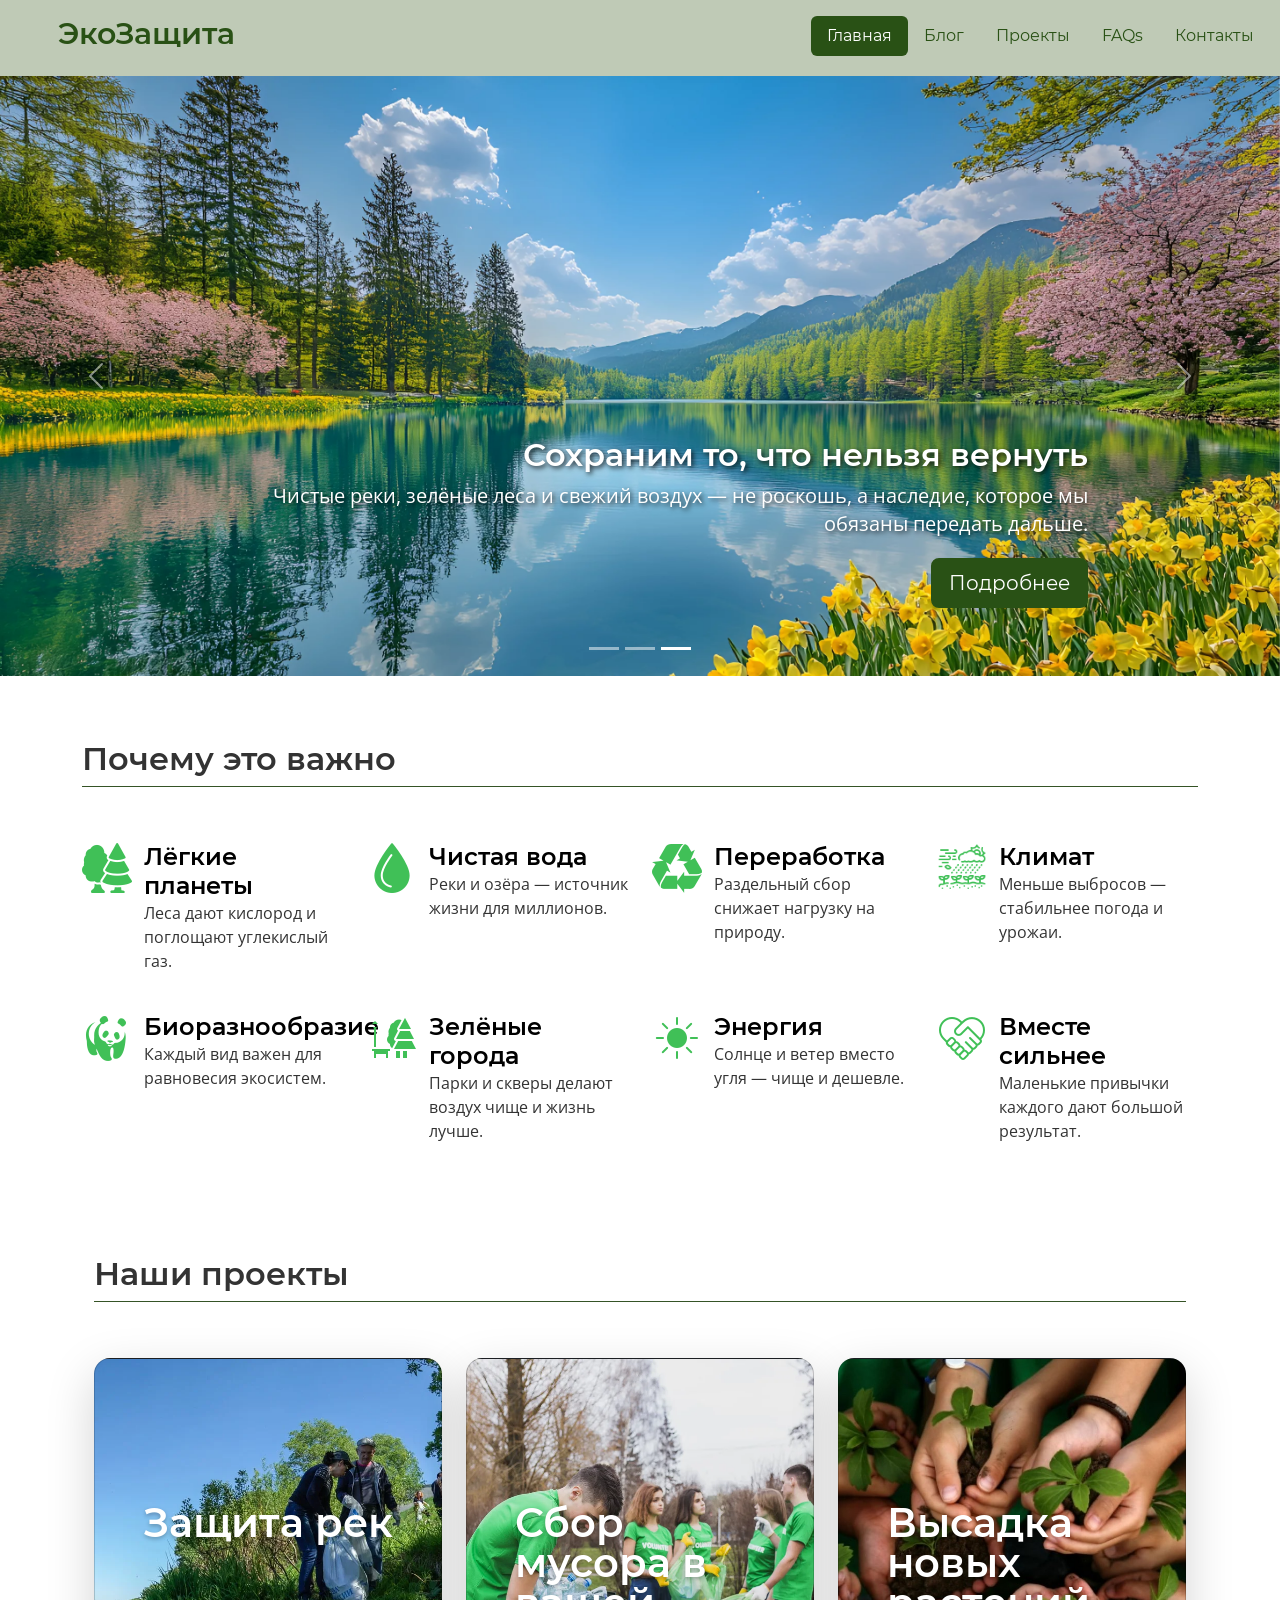
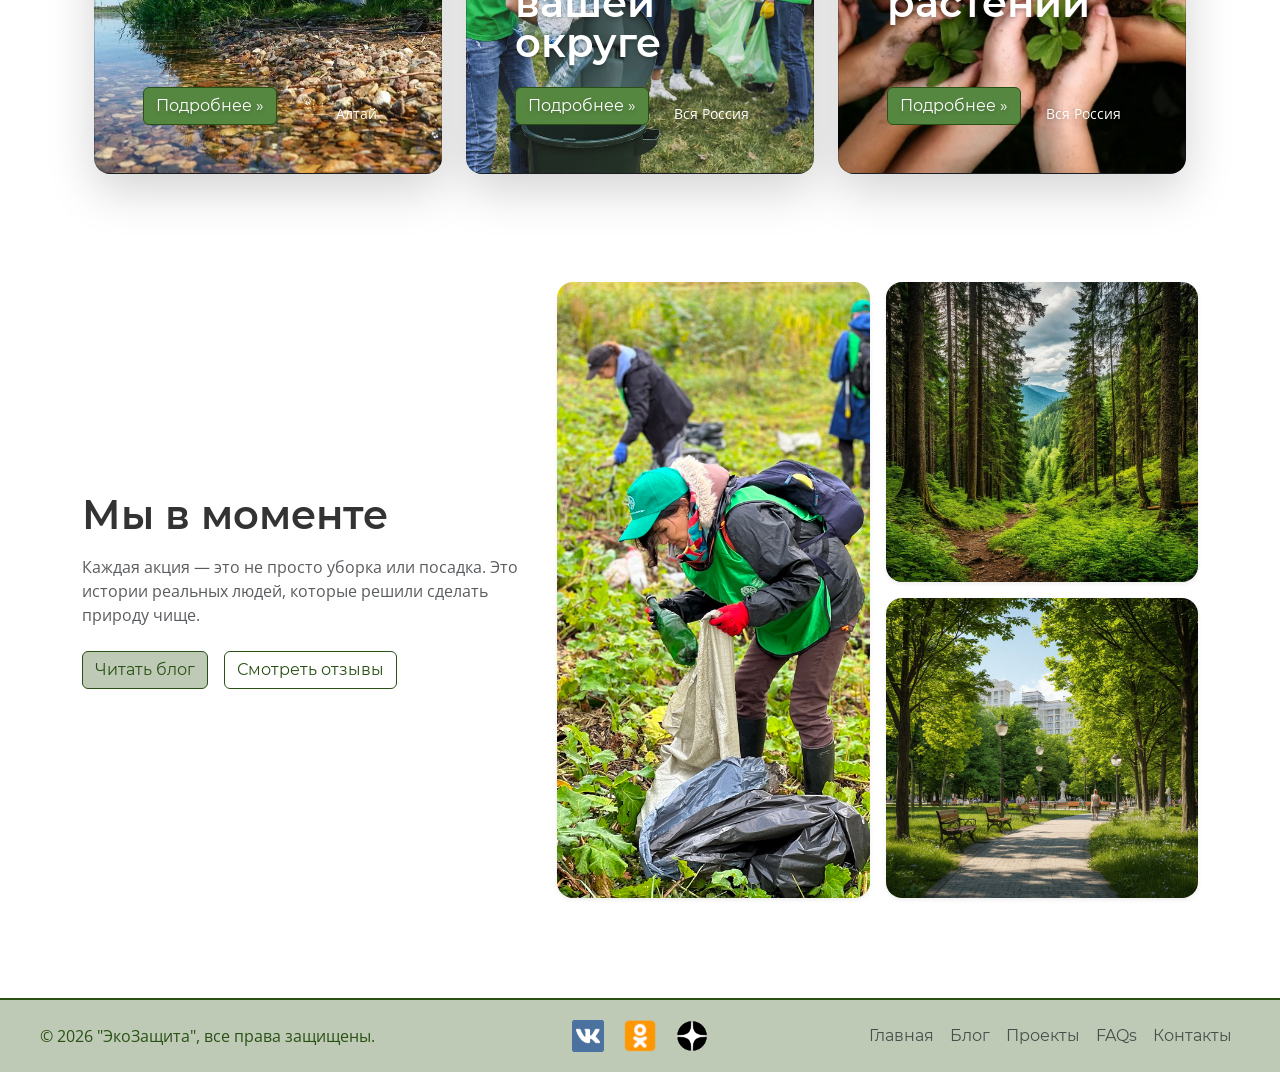
<file: index.html>
<!DOCTYPE html>
<html lang="ru">

<head>
    <meta charset="UTF-8">
    <meta name="viewport" content="width=device-width, initial-scale=1.0">
    <title>ЭкоЗащита — экологические проекты и волонтёрство</title>
    <meta name="description"
        content="ЭкоЗащита — некоммерческая организация. Помогаем природе: защита рек, сбор мусора, высадка деревьев. Станьте волонтёром — начните с одного шага.">
    <meta name="keywords"
        content="экология, защита природы, волонтёрство, посадка деревьев, уборка мусора, защита рек, ЭкоЗащита">
    <link rel="shortcut icon" href="img/fav_icon.png" type="image/png">
    <link rel="stylesheet" href="css/bootstrap.min.css">
    <link rel="stylesheet" href="css/headers.css">
    <link rel="stylesheet" href="css/carousel.css">
    <link rel="stylesheet" href="css/features.css">
    <link rel="stylesheet" href="css/style.css">
    <script src="js/bootstrap.bundle.min.js"></script>
</head>

<body>

    <header class="d-flex flex-wrap justify-content-center py-3 my-header">
        <a href="index.html"
            class="d-flex align-items-center mb-3 mb-md-0 me-md-auto link-body-emphasis text-decoration-none my-title">
            <svg class="bi me-2" width="40" height="32" aria-hidden="true">
                <use xlink:href="#bootstrap"></use>
            </svg> <span class="h1 my-title">ЭкоЗащита</span> </a>
        <nav>
            <ul class="nav nav-pills">
                <li class="nav-item"><a href="index.html" class="nav-link active" aria-current="page">Главная</a></li>
                <li class="nav-item"><a href="blog.html" class="nav-link">Блог</a></li>
                <li class="nav-item"><a href="projects.html" class="nav-link">Проекты</a></li>
                <li class="nav-item"><a href="faq.html" class="nav-link">FAQs</a></li>
                <li class="nav-item"><a href="contact.html" class="nav-link">Контакты</a></li>
            </ul>
        </nav>
    </header>

    <main>
        <section>
            <div id="myCarousel" class="carousel slide mb-6" data-bs-ride="carousel">
                <div class="carousel-indicators">
                    <button type="button" data-bs-target="#myCarousel" data-bs-slide-to="0" class=""
                        aria-label="Slide 1"></button>
                    <button type="button" data-bs-target="#myCarousel" data-bs-slide-to="1" aria-label="Slide 2"
                        class=""></button>
                    <button type="button" data-bs-target="#myCarousel" data-bs-slide-to="2" aria-label="Slide 3"
                        class="active" aria-current="true"></button>
                </div>
                <div class="carousel-inner">
                    <div class="carousel-item"> <img src="img/hero1.jpg" class="d-block w-100" alt="Описание слайда">
                        <div class="container">
                            <div class="carousel-caption text-start">
                                <h2>Чистый лес</h2>
                                <p class="opacity-75">Чистая совесть.</p>
                                <a class="btn btn-hero btn-lg btn-primary" href="projects.html">Подробнее</a>
                            </div>
                        </div>
                    </div>
                    <div class="carousel-item active carousel-item-start">
                        <img src="img/hero2.webp" class="d-block w-100" alt="Описание слайда">
                        <div class="container">
                            <div class="carousel-caption">
                                <h2>Станьте частью наших проектов</h2>
                                <p>Неважно, есть ли у вас опыт. Начните с одного шага — заполните заявку, и мы свяжемся
                                    с вами.</p>
                                <a class="btn btn-hero btn-lg btn-primary" href="contact.html">Стать волонтёром</a>
                                
                            </div>
                        </div>
                    </div>
                    <div class="carousel-item carousel-item-next carousel-item-start">
                        <img src="img/hero3.webp" class="d-block w-100" alt="Описание слайда">
                        <div class="container">
                            <div class="carousel-caption text-end">
                                <h2>Сохраним то, что нельзя вернуть</h2>
                                <p>Чистые реки, зелёные леса и свежий воздух — не роскошь, а наследие, которое мы
                                    обязаны
                                    передать дальше.</p>
                                <a class="btn btn-hero btn-lg btn-primary" href="projects.html">Подробнее</a>
                            </div>
                        </div>
                    </div>
                </div> <button class="carousel-control-prev" type="button" data-bs-target="#myCarousel"
                    data-bs-slide="prev">
                    <span class="carousel-control-prev-icon" aria-hidden="true"></span> <span
                        class="visually-hidden">Previous</span> </button> <button class="carousel-control-next"
                    type="button" data-bs-target="#myCarousel" data-bs-slide="next"> <span
                        class="carousel-control-next-icon" aria-hidden="true"></span> <span
                        class="visually-hidden">Next</span> </button>
            </div>
        </section>

        <section class="container " id="icon-grid">
            <h2 class="pb-2 my-border">Почему это важно</h2>
            <div class="row row-cols-1 row-cols-sm-2 row-cols-md-3 row-cols-lg-4 g-4 py-5">
                <div class="col d-flex align-items-start"> <img src="img/icons8-1-50.png" alt="Иконка"
                        class="icon-info">
                    <div>
                        <h3 class="fw-bold mb-0 fs-4 text-body-emphasis">Лёгкие планеты</h3>
                        <p>Леса дают кислород и поглощают углекислый газ.</p>
                    </div>
                </div>
                <div class="col d-flex align-items-start"> <img src="img/icons8-2-50.png" alt="Иконка"
                        class="icon-info">
                    <div>
                        <h3 class="fw-bold mb-0 fs-4 text-body-emphasis">Чистая вода</h3>
                        <p>Реки и озёра — источник жизни для миллионов.</p>
                    </div>
                </div>
                <div class="col d-flex align-items-start"> <img src="img/icons8-3-50.png" alt="Иконка"
                        class="icon-info">
                    <div>
                        <h3 class="fw-bold mb-0 fs-4 text-body-emphasis">Переработка</h3>
                        <p>Раздельный сбор снижает нагрузку на природу.</p>
                    </div>
                </div>
                <div class="col d-flex align-items-start"> <img src="img/icons8-4-64.png" alt="Иконка"
                        class="icon-info">
                    <div>
                        <h3 class="fw-bold mb-0 fs-4 text-body-emphasis">Климат</h3>
                        <p>Меньше выбросов — стабильнее погода и урожаи.</p>
                    </div>
                </div>
                <div class="col d-flex align-items-start"> <img src="img/icons8-5-50.png" alt="Иконка"
                        class="icon-info">
                    <div>
                        <h3 class="fw-bold mb-0 fs-4 text-body-emphasis">Биоразнообразие</h3>
                        <p>Каждый вид важен для равновесия экосистем.</p>
                    </div>
                </div>
                <div class="col d-flex align-items-start"> <img src="img/icons8-6-50.png" alt="Иконка"
                        class="icon-info">
                    <div>
                        <h3 class="fw-bold mb-0 fs-4 text-body-emphasis">Зелёные города</h3>
                        <p>Парки и скверы делают воздух чище и жизнь лучше.</p>
                    </div>
                </div>
                <div class="col d-flex align-items-start"> <img src="img/icons8-7-50.png" alt="Иконка"
                        class="icon-info">
                    <div>
                        <h3 class="fw-bold mb-0 fs-4 text-body-emphasis">Энергия</h3>
                        <p>Солнце и ветер вместо угля — чище и дешевле.</p>
                    </div>
                </div>
                <div class="col d-flex align-items-start"> <img src="img/icons8-8-50.png" alt="Иконка"
                        class="icon-info">
                    <div>
                        <h3 class="fw-bold mb-0 fs-4 text-body-emphasis">Вместе сильнее</h3>
                        <p>Маленькие привычки каждого дают большой результат.</p>
                    </div>
                </div>
            </div>
        </section>


        <section>
            <div class="container px-4 py-5 project" id="custom-cards">
                <h2 class="pb-2 my-border ">Наши проекты</h2>
                <div class="row row-cols-1 row-cols-lg-3 align-items-stretch g-4 py-5">
                    <div class="col">
                        <article class="card card-cover h-100 overflow-hidden text-bg-dark rounded-4 shadow-lg"
                            style="background-image: url('img/comands3.webp');">
                            <div class="d-flex flex-column h-100 p-5 pb-3 text-white text-shadow-1">
                                <h3 class="pt-5 mt-5 mb-4 display-6 lh-1 fw-bold">Защита рек</h3>
                                <ul class="d-flex list-unstyled mt-auto">
                                    <li class="me-auto">
                                        <p><a class="btn btn-info btn-secondary" href="projects.html">Подробнее »</a>
                                        </p>
                                    </li>
                                    <li class="d-flex align-items-center me-3"> <svg class="bi me-2" width="1em"
                                            height="1em" role="img" aria-label="Location">
                                            <use xlink:href="#geo-fill"></use>
                                        </svg> <small>Алтай</small> </li>
                                </ul>
                            </div>
                        </article>
                    </div>
                    <div class="col">
                        <article class="card card-cover h-100 overflow-hidden text-bg-dark rounded-4 shadow-lg"
                            style="background-image: url('img/comands2.webp');">
                            <div class="d-flex flex-column h-100 p-5 pb-3 text-white text-shadow-1">
                                <h3 class="pt-5 mt-5 mb-4 display-6 lh-1 fw-bold">Сбор мусора в вашей округе
                                </h3>
                                <ul class="d-flex list-unstyled mt-auto">
                                    <li class="me-auto">
                                        <p><a class="btn btn-info btn-secondary" href="projects.html">Подробнее »</a>
                                        </p>
                                    </li>
                                    <li class="d-flex align-items-center me-3"> <svg class="bi me-2" width="1em"
                                            height="1em" role="img" aria-label="Location">
                                            <use xlink:href="#geo-fill"></use>
                                        </svg> <small>Вся Россия</small> </li>

                                </ul>
                            </div>
                        </article>
                    </div>
                    <div class="col">
                        <article class="card card-cover h-100 overflow-hidden text-bg-dark rounded-4 shadow-lg"
                            style="background-image: url('img/comands1.jpeg');">
                            <div class="d-flex flex-column h-100 p-5 pb-3 text-shadow-1">
                                <h3 class="pt-5 mt-5 mb-4 display-6 lh-1 fw-bold">Высадка новых растений</h3>
                                <ul class="d-flex list-unstyled mt-auto">
                                    <li class="me-auto">
                                        <p><a class="btn btn-info btn-secondary" href="projects.html">Подробнее »</a>
                                        </p>
                                    </li>
                                    <li class="d-flex align-items-center me-3"> <svg class="bi me-2" width="1em"
                                            height="1em" role="img" aria-label="Location">
                                            <use xlink:href="#geo-fill"></use>
                                        </svg> <small>Вся Россия</small> </li>
                                </ul>
                            </div>
                        </article>
                    </div>
                </div>
            </div>
        </section>

        <section class="container my-collage-section">
            <div class="row align-items-center g-4">
                <div class="col-lg-5">
                    <h2 class="display-6 mb-3">Мы в моменте</h2>
                    <p class="text-body-secondary mb-4">
                        Каждая акция — это не просто уборка или посадка. Это истории реальных людей, которые решили
                        сделать природу чище.
                    </p>
                    <div class="d-flex flex-wrap gap-3">
                        <a href="blog.html" class="btn btn-project">Читать блог</a>
                        <a href="blog.html#water" class="btn btn-outline-project">Смотреть отзывы</a>
                    </div>
                </div>

                <div class="col-lg-7">
                    <div class="row g-3">
                        <div class="col-6">
                            <img src="img/volonter.jpg" class="img-fluid rounded-4 shadow-sm collage-img-main"
                                alt="Волонтеры">
                        </div>
                        <div class="col-6 d-flex flex-column gap-3">
                            <img src="img/college2.webp" class="img-fluid rounded-4 shadow-sm collage-img-small"
                                alt="Природа">
                            <img src="img/collage3.jpg" class="img-fluid rounded-4 shadow-sm collage-img-small"
                                alt="Деревья">
                        </div>
                    </div>
                </div>
            </div>
        </section>
    </main>


    <footer class="d-flex flex-wrap justify-content-between align-items-center py-3 my-footer">
        <p class="col-md-4 mb-0 footer-info">© 2026 "ЭкоЗащита", все права защищены.</p>

        <div class="col-md-4 d-flex justify-content-center mb-2 mb-md-0 social-links">
            <a href="#" aria-label="ВКонтакте" class="social-icon">
                <img src="img/vk-icon.png" alt="VK" width="24" height="24">
            </a>
            <a href="#" aria-label="Одноклассники" class="social-icon">
                <img src="img/ok-icon.png" alt="Telegram" width="24" height="24">
            </a>
            <a href="#" aria-label="Яндекс Дзен" class="social-icon">
                <img src="img/dzen-icon.png" alt="Telegram" width="24" height="24">
            </a>
        </div>

        <nav class="col-md-4">
            <ul class="nav justify-content-end">
                <li class="nav-item"><a href="index.html" class="nav-link px-2 text-body-secondary">Главная</a></li>
                <li class="nav-item"><a href="blog.html" class="nav-link px-2 text-body-secondary">Блог</a></li>
                <li class="nav-item"><a href="projects.html" class="nav-link px-2 text-body-secondary">Проекты</a></li>
                <li class="nav-item"><a href="faq.html" class="nav-link px-2 text-body-secondary">FAQs</a></li>
                <li class="nav-item"><a href="contact.html" class="nav-link px-2 text-body-secondary">Контакты</a></li>
            </ul>
        </nav>
    </footer>
</body>

</html>
</file>
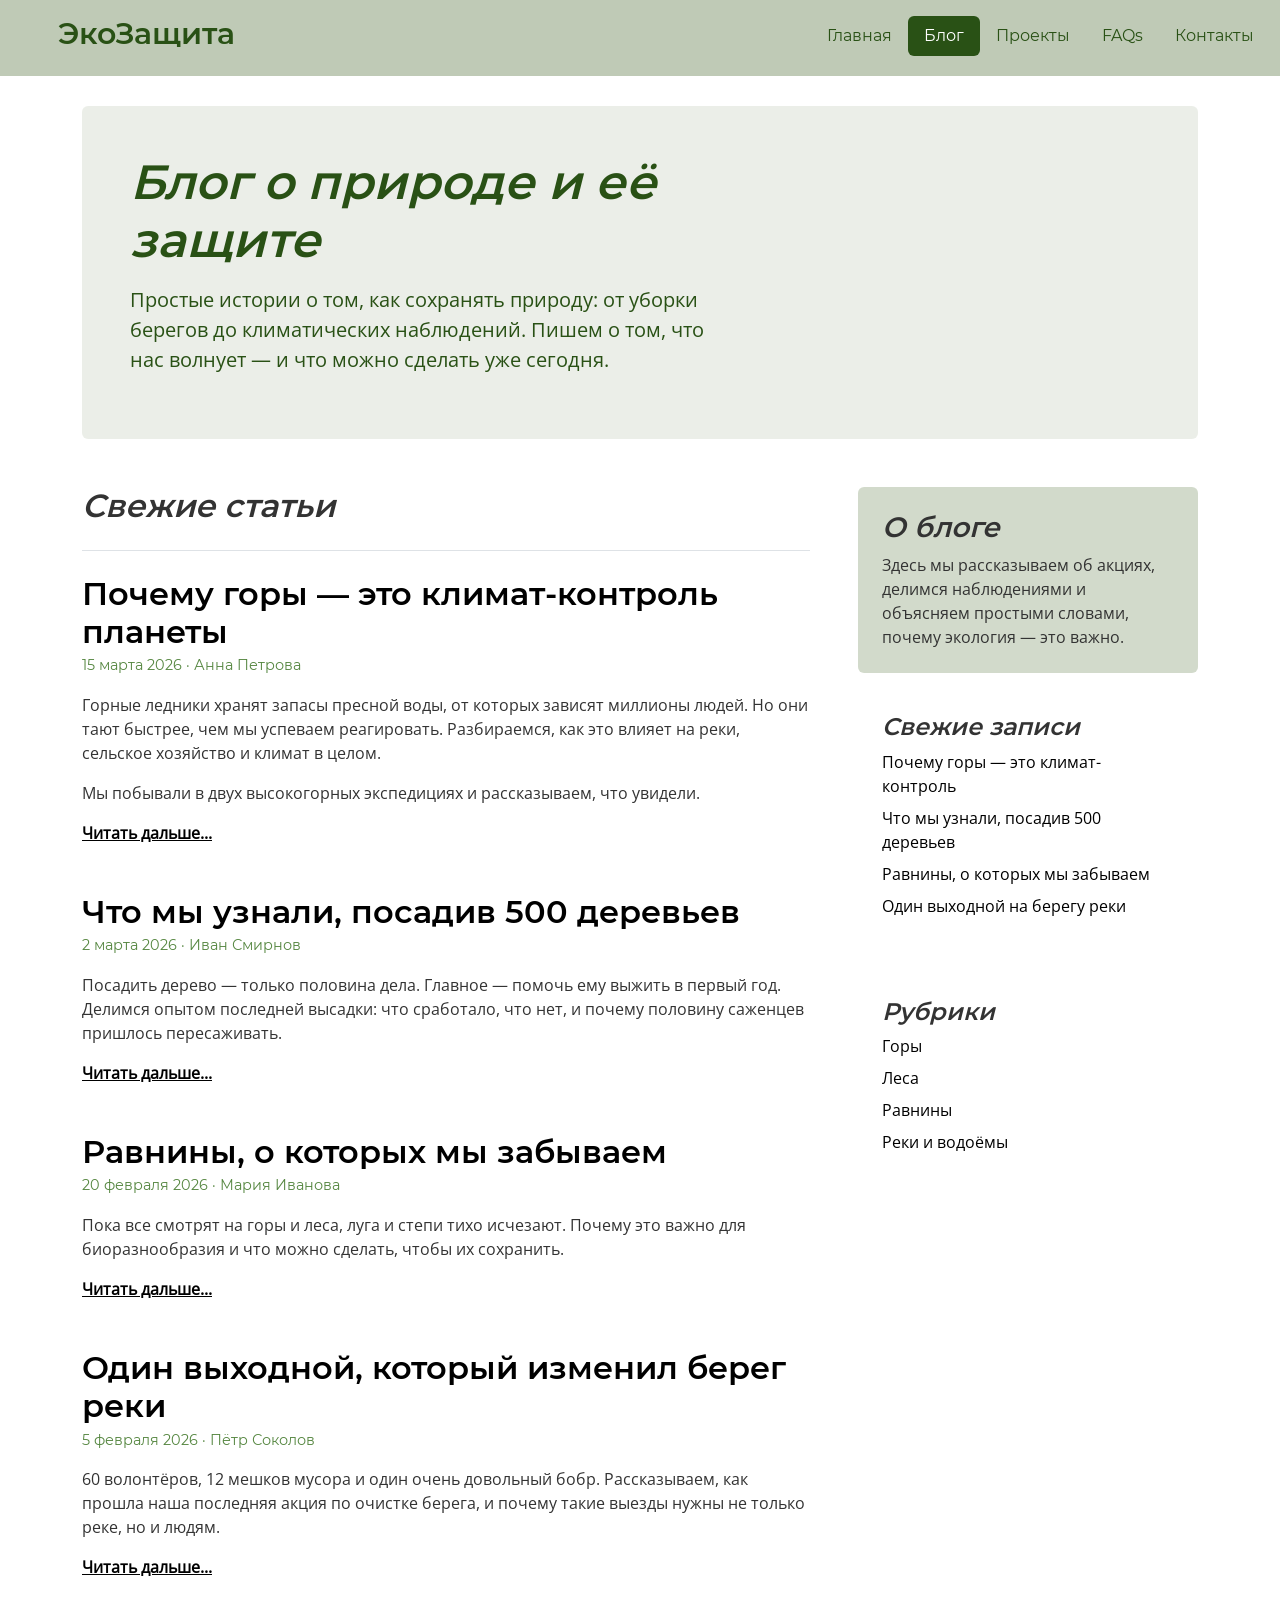
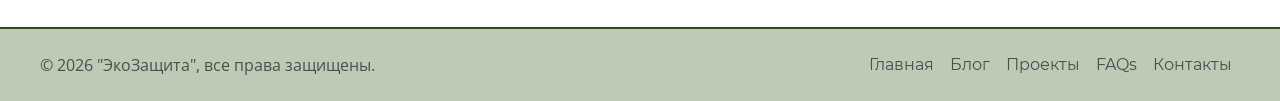
<file: blog.html>
<!DOCTYPE html>
<html lang="ru">

<head>
    <meta charset="UTF-8">
    <meta name="viewport" content="width=device-width, initial-scale=1.0">
    <title>Блог о природе и ее защите - ЭкоЗащита</title>
    <meta name="description" content="Простые истории о сохранении природы: от уборки берегов до климатических наблюдений. Пишем о том, что волнует — и что можно сделать уже сегодня.">
    <meta name="keywords" content="блог об экологии, защита природы, климат, леса, горы, реки, волонтёрство, ЭкоЗащита">
    <link rel="shortcut icon" href="img/fav_icon.png" type="image/png">
    <link rel="stylesheet" href="css/bootstrap.min.css">
    <link rel="stylesheet" href="css/headers.css">
    <link rel="stylesheet" href="css/carousel.css">
    <link rel="stylesheet" href="css/features.css">
    <link rel="stylesheet" href="css/style.css">
    <script src="js/bootstrap.bundle.min.js"></script>
</head>

<body>

    <header class="d-flex flex-wrap justify-content-center py-3 my-header">
        <a href="index.html"
            class="d-flex align-items-center mb-3 mb-md-0 me-md-auto link-body-emphasis text-decoration-none my-title">
            <svg class="bi me-2" width="40" height="32" aria-hidden="true">
                <use xlink:href="#bootstrap"></use>
            </svg> <span class="h1">ЭкоЗащита</span> </a>
        <nav>
            <ul class="nav nav-pills">
                <li class="nav-item"><a href="index.html" class="nav-link" aria-current="page">Главная</a></li>
                <li class="nav-item"><a href="blog.html" class="nav-link active">Блог</a></li>
                <li class="nav-item"><a href="projects.html" class="nav-link">Проекты</a></li>
                <li class="nav-item"><a href="faq.html" class="nav-link">FAQs</a></li>
                <li class="nav-item"><a href="contact.html" class="nav-link">Контакты</a></li>
            </ul>
        </nav>
    </header>

    <main class="container">
        <div class="p-4 p-md-5 mb-5 rounded bg-body-secondary start-blog">
            <div class="col-lg-7 px-0">
                <h1 class="display-5 fst-italic mb-3">Блог о природе и её защите</h1>
                <p class="lead my-3">
                    Простые истории о том, как сохранять природу: от уборки берегов до климатических наблюдений.
                    Пишем о том, что нас волнует — и что можно сделать уже сегодня.
                </p>
            </div>
        </div>

        <div class="row g-5">

            <!--========== Основная колонка со статьями =================-->
            <div class="col-md-8">
                <h2 class="pb-4 mb-4 fst-italic border-bottom">Свежие статьи</h2>

                <article class="blog-post mb-5" id="mountains">
                    <header>
                        <h2 class="display-6 link-body-emphasis mb-1">Почему горы — это климат-контроль планеты</h2>
                        <p class="blog-post-meta">15 марта 2026 · Анна Петрова</p>
                    </header>
                    <p>
                        Горные ледники хранят запасы пресной воды, от которых зависят миллионы людей.
                        Но они тают быстрее, чем мы успеваем реагировать. Разбираемся, как это влияет
                        на реки, сельское хозяйство и климат в целом.
                    </p>
                    <p>
                        Мы побывали в двух высокогорных экспедициях и рассказываем, что увидели.
                    </p>
                    <p><a href="#" class="text-body-emphasis fw-bold">Читать дальше...</a></p>
                </article>

                <article class="blog-post mb-5" id="forests">
                    <header>
                        <h2 class="display-6 link-body-emphasis mb-1">Что мы узнали, посадив 500 деревьев</h2>
                        <p class="blog-post-meta">2 марта 2026 · Иван Смирнов</p>
                    </header>
                    <p>
                        Посадить дерево — только половина дела. Главное — помочь ему выжить в первый год.
                        Делимся опытом последней высадки: что сработало, что нет, и почему половину саженцев
                        пришлось пересаживать.
                    </p>
                    <p><a href="#" class="text-body-emphasis fw-bold">Читать дальше...</a></p>
                </article>

                <article class="blog-post mb-5" id="plains">
                    <header>
                        <h2 class="display-6 link-body-emphasis mb-1">Равнины, о которых мы забываем</h2>
                        <p class="blog-post-meta">20 февраля 2026 · Мария Иванова</p>
                    </header>
                    <p>
                        Пока все смотрят на горы и леса, луга и степи тихо исчезают. Почему это важно
                        для биоразнообразия и что можно сделать, чтобы их сохранить.
                    </p>
                    <p><a href="#" class="text-body-emphasis fw-bold">Читать дальше...</a></p>
                </article>

                <article class="blog-post mb-5" id="water">
                    <header>
                        <h2 class="display-6 link-body-emphasis mb-1">Один выходной, который изменил берег реки</h2>
                        <p class="blog-post-meta">5 февраля 2026 · Пётр Соколов</p>
                    </header>
                    <p>
                        60 волонтёров, 12 мешков мусора и один очень довольный бобр. Рассказываем,
                        как прошла наша последняя акция по очистке берега, и почему такие выезды
                        нужны не только реке, но и людям.
                    </p>
                    <p><a href="#" class="text-body-emphasis fw-bold">Читать дальше...</a></p>
                </article>

            </div>

            <!--================ Боковая колонка ================-->
            <aside class="col-md-4">
                <div class="position-sticky" style="top: 2rem;">

                    <div class="p-4 mb-3 bg-body-tertiary rounded about-blog">
                        <h3 class="fst-italic">О блоге</h3>
                        <p class="mb-0">
                            Здесь мы рассказываем об акциях, делимся наблюдениями
                            и объясняем простыми словами, почему экология — это важно.
                        </p>
                    </div>

                    <div class="p-4 mb-3">
                        <h4 class="fst-italic">Свежие записи</h4>
                        <ul class="list-unstyled">
                            <li class="mb-2">
                                <a href="#mountains" class="link-body-emphasis text-decoration-none">
                                    Почему горы — это климат-контроль
                                </a>
                            </li>
                            <li class="mb-2">
                                <a href="#forests" class="link-body-emphasis text-decoration-none">
                                    Что мы узнали, посадив 500 деревьев
                                </a>
                            </li>
                            <li class="mb-2">
                                <a href="#plains" class="link-body-emphasis text-decoration-none">
                                    Равнины, о которых мы забываем
                                </a>
                            </li>
                            <li class="mb-2">
                                <a href="#water" class="link-body-emphasis text-decoration-none">
                                    Один выходной на берегу реки
                                </a>
                            </li>
                        </ul>
                    </div>

                    <div class="p-4">
                        <h4 class="fst-italic">Рубрики</h4>
                        <ul class="list-unstyled">
                            <li class="mb-2"><a href="#mountains" class="link-body-emphasis text-decoration-none">Горы</a></li>
                            <li class="mb-2"><a href="#forests" class="link-body-emphasis text-decoration-none">Леса</a></li>
                            <li class="mb-2"><a href="#plains" class="link-body-emphasis text-decoration-none">Равнины</a></li>
                            <li class="mb-2"><a href="#water" class="link-body-emphasis text-decoration-none">Реки и водоёмы</a></li>
                        </ul>
                    </div>

                </div>
            </div>
        </div>
    </main>


    <footer class="d-flex flex-wrap justify-content-between align-items-center py-3 my-footer">
        <p class="col-md-4 mb-0 text-body-secondary footer-info">© 2026 "ЭкоЗащита", все права защищены.</p>
        <nav class="col-md-4">
            <ul class="nav justify-content-end">
                <li class="nav-item"><a href="index.html" class="nav-link px-2 text-body-secondary">Главная</a></li>
                <li class="nav-item"><a href="blog.html" class="nav-link px-2 text-body-secondary">Блог</a></li>
                <li class="nav-item"><a href="projects.html" class="nav-link px-2 text-body-secondary">Проекты</a></li>
                <li class="nav-item"><a href="faq.html" class="nav-link px-2 text-body-secondary">FAQs</a></li>
                <li class="nav-item"><a href="contact.html" class="nav-link px-2 text-body-secondary">Контакты</a></li>
            </ul>
        </nav>
    </footer>
</body>

</html>
</file>
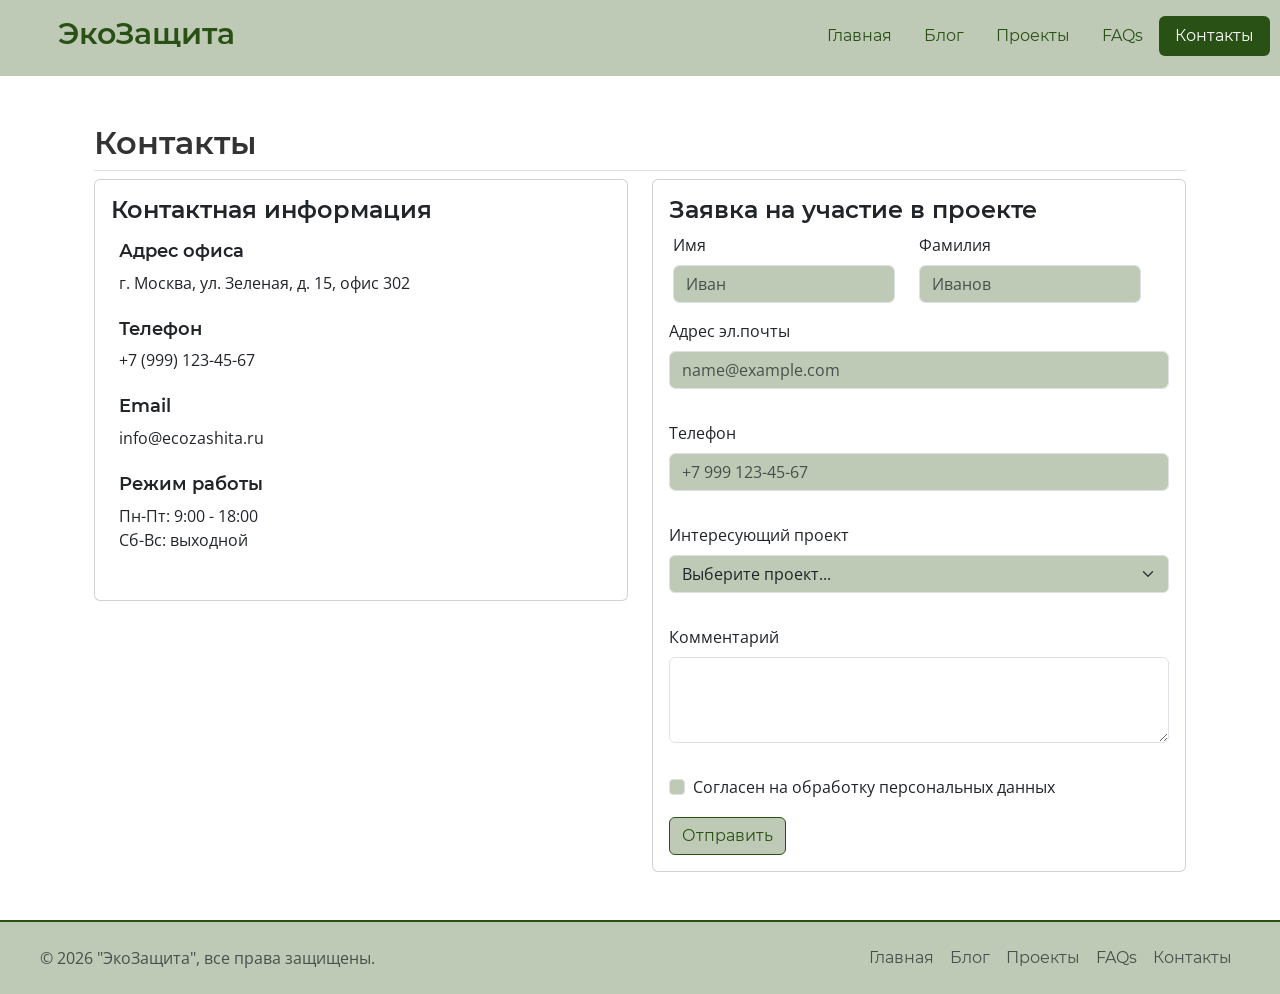
<file: contact.html>
<!DOCTYPE html>
<html lang="ru">

<head>
    <meta charset="UTF-8">
    <meta name="viewport" content="width=device-width, initial-scale=1.0">
    <title>Контакты - ЭкоЗащита</title>
    <meta name="description" content="Свяжитесь с ЭкоЗащитой: адрес офиса в Москве, телефон, email. Оставьте заявку на участие в проекте — мы свяжемся в течение 2–3 дней.">
    <meta name="keywords" content="контакты ЭкоЗащита, волонтёрство Москва, заявка на участие, экология контакты">
    <link rel="shortcut icon" href="img/fav_icon.png" type="image/png">
    <link rel="stylesheet" href="css/bootstrap.min.css">
    <link rel="stylesheet" href="css/headers.css">
    <link rel="stylesheet" href="css/carousel.css">
    <link rel="stylesheet" href="css/features.css">
    <link rel="stylesheet" href="css/style.css">
    <script src="js/bootstrap.bundle.min.js"></script>
</head>

<body>

    <header class="d-flex flex-wrap justify-content-center py-3 my-header">
        <a href="index.html"
            class="d-flex align-items-center mb-3 mb-md-0 me-md-auto link-body-emphasis text-decoration-none my-title">
            <svg class="bi me-2" width="40" height="32" aria-hidden="true">
                <use xlink:href="#bootstrap"></use>
            </svg> <span class="h1">ЭкоЗащита</span> </a>
        <nav>
            <ul class="nav nav-pills">
                <li class="nav-item"><a href="index.html" class="nav-link" aria-current="page">Главная</a></li>
                <li class="nav-item"><a href="blog.html" class="nav-link">Блог</a></li>
                <li class="nav-item"><a href="projects.html" class="nav-link">Проекты</a></li>
                <li class="nav-item"><a href="faq.html" class="nav-link">FAQs</a></li>
                <li class="nav-item"><a href="contact.html" class="nav-link active">Контакты</a></li>
            </ul>
        </nav>
    </header>



    <main class="container px-4 py-5" id="featured-3">
        <h2 class="pb-2 border-bottom">Контакты</h2>
        <div class="row">
            <section class="col-sm-6 mb-3 mb-sm-0">
                <div class="card">
                    <address class="card-body">
                        <h3 class="card-title">Контактная информация</h3>
                        <div class="p-2 mb-2">
                            <h4>Адрес офиса</h4>
                            <p class="mb-0">
                                г. Москва, ул. Зеленая, д. 15, офис 302
                            </p>
                        </div>
                        <div class="p-2 mb-2">
                            <h4>Телефон</h4>
                            <p class="mb-0">
                                +7 (999) 123-45-67
                            </p>
                        </div>
                        <div class="p-2 mb-2">
                            <h4>Email</h4>
                            <p class="mb-0">
                                info@ecozashita.ru
                            </p>
                        </div>
                        <div class="p-2 mb-2">
                            <h4>Режим работы</h4>
                            <p class="mb-0">
                                Пн-Пт: 9:00 - 18:00<br>Сб-Вс: выходной
                            </p>
                        </div>
                    </address>
                </div>
            </section>
            <section class="col-sm-6">
                <div class="card">
                    <div class="card-body">
                        <h3 class="card-title mb-4">Заявка на участие в проекте</h3>
                        <form class="row g-3">
                            <div class="row">
                                <div class="col">
                                    <label for="firstName" class="form-label">Имя</label>
                                    <input type="text" class="form-control" id="firstName" placeholder="Иван" required>
                                </div>
                                <div class="col">
                                    <label for="lastName" class="form-label">Фамилия</label>
                                    <input type="text" class="form-control" id="lastName" placeholder="Иванов">
                                </div>
                            </div>

                            <div class="mb-3">
                                <label for="exampleFormControlInput1" class="form-label">Адрес эл.почты</label>
                                <input type="email" class="form-control" id="exampleFormControlInput1"
                                    placeholder="name@example.com" required>
                            </div>

                            <div class="mb-3">
                                <label for="inputPhone" class="form-label">Телефон</label>
                                <input type="tel" class="form-control" id="inputPhone" placeholder="+7 999 123-45-67">
                            </div>

                            <div class="mb-3">
                                <label for="inputProject" class="form-label">Интересующий проект</label>
                                <select id="inputProject" class="form-select">
                                    <option selected>Выберите проект...</option>
                                    <option>защита рек</option>
                                    <option>Сбор мусора</option>
                                    <option>Высадка новых растений</option>
                                    <option>Другое</option>
                                </select>
                            </div>

                            <div class="mb-3">
                                <label for="exampleFormControlTextarea1" class="form-label">Комментарий</label>
                                <textarea class="form-control" id="exampleFormControlTextarea1" rows="3"></textarea>
                            </div>

                            <div class="col-12">
                                <div class="form-check">
                                    <input class="form-check-input" type="checkbox" id="gridCheck">
                                    <label class="form-check-label" for="gridCheck">
                                        Согласен на обработку персональных данных
                                    </label>
                                </div>
                            </div>
                            <div class="col-12">
                                <button type="submit" class="btn btn-project">Отправить</button>
                            </div>
                        </form>
                    </div>
                </div>
            </section>
        </div>
    </main>

    <footer class="d-flex flex-wrap justify-content-between align-items-center py-3 my-footer">
        <p class="col-md-4 mb-0 text-body-secondary footer-info">© 2026 "ЭкоЗащита", все права защищены.</p>
        <nav class="col-md-4">
            <ul class="nav justify-content-end">
                <li class="nav-item"><a href="index.html" class="nav-link px-2 text-body-secondary">Главная</a></li>
                <li class="nav-item"><a href="blog.html" class="nav-link px-2 text-body-secondary">Блог</a></li>
                <li class="nav-item"><a href="projects.html" class="nav-link px-2 text-body-secondary">Проекты</a></li>
                <li class="nav-item"><a href="faq.html" class="nav-link px-2 text-body-secondary">FAQs</a></li>
                <li class="nav-item"><a href="contact.html" class="nav-link px-2 text-body-secondary">Контакты</a></li>
            </ul>
        </nav>
    </footer>
</body>

</html>
</file>
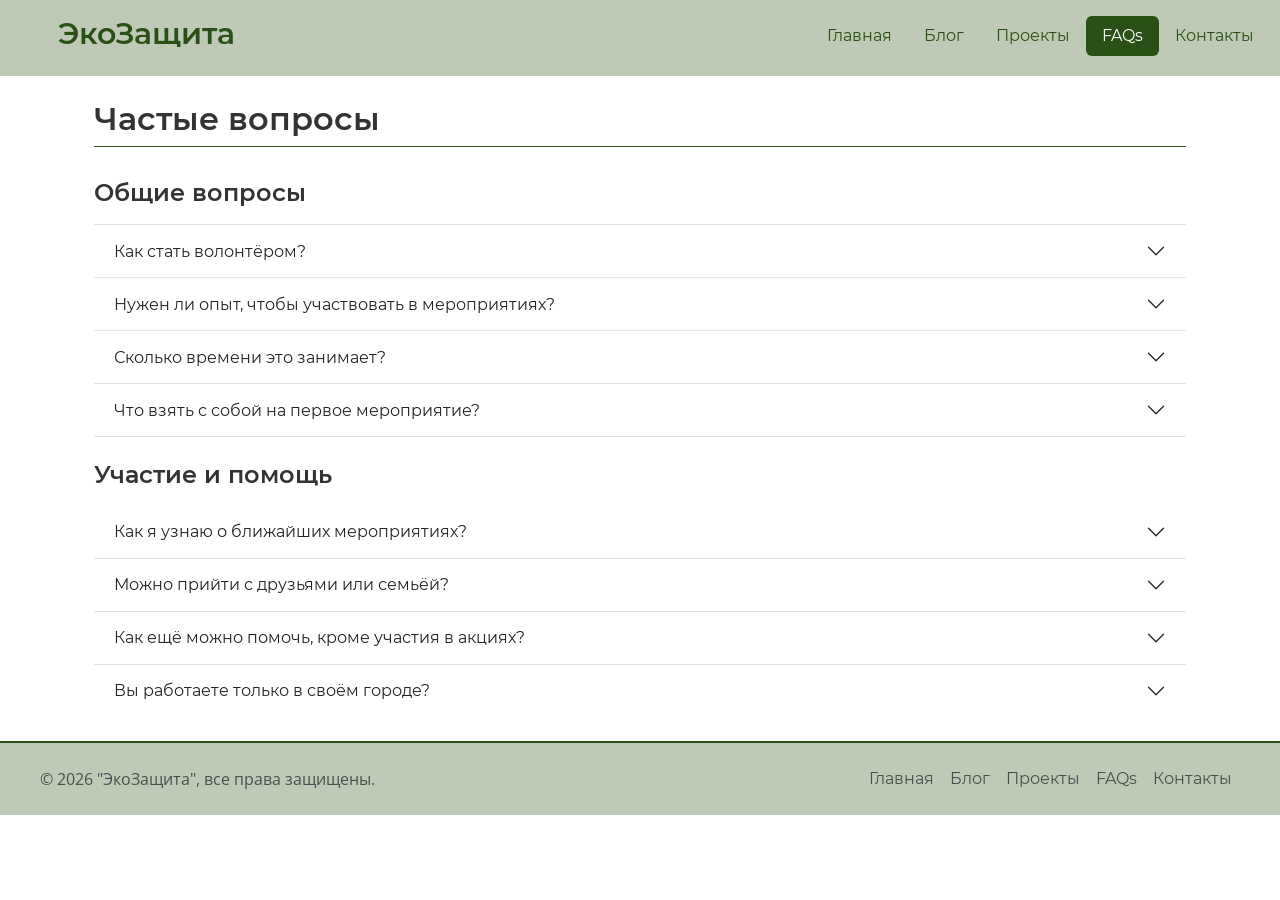
<file: faq.html>
<!DOCTYPE html>
<html lang="ru">

<head>
    <meta charset="UTF-8">
    <meta name="viewport" content="width=device-width, initial-scale=1.0">
    <title>Частые вопросы - ЭкоЗащита</title>
    <meta name="description" content="Ответы на частые вопросы о волонтёрстве в ЭкоЗащите: как стать волонтёром, нужен ли опыт, что взять с собой, как принять участие в проектах.">
    <meta name="keywords" content="волонтёрство вопросы, как стать волонтёром, экология FAQ, ЭкоЗащита">
    <link rel="shortcut icon" href="img/fav_icon.png" type="image/png">
    <link rel="stylesheet" href="css/bootstrap.min.css">
    <link rel="stylesheet" href="css/headers.css">
    <link rel="stylesheet" href="css/carousel.css">
    <link rel="stylesheet" href="css/features.css">
    <link rel="stylesheet" href="css/style.css">
    <script src="js/bootstrap.bundle.min.js"></script>
</head>

<body>

    <header class="d-flex flex-wrap justify-content-center py-3 my-header">
        <a href="index.html"
            class="d-flex align-items-center mb-3 mb-md-0 me-md-auto link-body-emphasis text-decoration-none my-title">
            <svg class="bi me-2" width="40" height="32" aria-hidden="true">
                <use xlink:href="#bootstrap"></use>
            </svg> <span class="h1">ЭкоЗащита</span> </a>
        <nav>
            <ul class="nav nav-pills">
                <li class="nav-item"><a href="index.html" class="nav-link" aria-current="page">Главная</a></li>
                <li class="nav-item"><a href="blog.html" class="nav-link">Блог</a></li>
                <li class="nav-item"><a href="projects.html" class="nav-link">Проекты</a></li>
                <li class="nav-item"><a href="faq.html" class="nav-link active">FAQs</a></li>
                <li class="nav-item"><a href="contact.html" class="nav-link">Контакты</a></li>
            </ul>
        </nav>
    </header>

    <main class="container py-4">

        <section class="container my-faq">
            <h2 class="pb-2 my-border ">Частые вопросы</h2>
            <div class="accordion accordion-flush" id="accordionFlushExample">
                <h3 class="card-title pt-4 mb-3">Общие вопросы</h3>
                <div class="accordion-item">
                    <h2 class="accordion-header">
                        <button class="accordion-button collapsed" type="button" data-bs-toggle="collapse"
                            data-bs-target="#flush-collapseOne" aria-expanded="false" aria-controls="flush-collapseOne">
                            Как стать волонтёром?
                        </button>
                    </h2>
                    <div id="flush-collapseOne" class="accordion-collapse collapse"
                        data-bs-parent="#accordionFlushExample">
                        <div class="accordion-body">Заполните форму на странице <a href="contact.html">«Контакты»</a> —
                            выберите интересующий
                            проект и оставьте свои контакты. Мы свяжемся с вами в течение 2–3 дней и подскажем,
                            с чего начать.</div>
                    </div>
                </div>
                <div class="accordion-item">
                    <h2 class="accordion-header">
                        <button class="accordion-button collapsed" type="button" data-bs-toggle="collapse"
                            data-bs-target="#flush-collapseTwo" aria-expanded="false" aria-controls="flush-collapseTwo">
                            Нужен ли опыт, чтобы участвовать в мероприятиях?
                        </button>
                    </h2>
                    <div id="flush-collapseTwo" class="accordion-collapse collapse"
                        data-bs-parent="#accordionFlushExample">
                        <div class="accordion-body">Нет. Мы всему научим на месте: покажем, как сажать деревья,
                            сортировать мусор
                            и работать с инвентарём. Нужно только желание и пара свободных часов.
                            Инвентарь и перчатки мы выдаём.</div>
                    </div>
                </div>
                <div class="accordion-item">
                    <h2 class="accordion-header">
                        <button class="accordion-button collapsed" type="button" data-bs-toggle="collapse"
                            data-bs-target="#flush-collapseThree" aria-expanded="false"
                            aria-controls="flush-collapseThree">
                            Сколько времени это занимает?
                        </button>
                    </h2>
                    <div id="flush-collapseThree" class="accordion-collapse collapse"
                        data-bs-parent="#accordionFlushExample">
                        <div class="accordion-body">Как угодно — от разовой акции на пару часов до регулярной помощи раз
                            в неделю. Никаких обязательств: вы сами выбираете удобный формат и график.</div>
                    </div>
                </div>

                <div class="accordion-item">
                    <h2 class="accordion-header">
                        <button class="accordion-button collapsed" type="button" data-bs-toggle="collapse"
                            data-bs-target="#flush-collapseFour" aria-expanded="false"
                            aria-controls="flush-collapseTwo">
                            Что взять с собой на первое мероприятие?
                        </button>
                    </h2>
                    <div id="flush-collapseFour" class="accordion-collapse collapse"
                        data-bs-parent="#accordionFlushExample">
                        <div class="accordion-body">Удобную одежду по погоде и хорошее настроение. Перчатки, мешки и
                            инвентарь мы выдаём на месте. Если у вас есть свои перчатки — можно взять, но это не
                            обязательно.</div>
                    </div>
                </div>

                <h3 class="card-title pt-4 mb-3">Участие и помощь</h3>

                <div class="accordion-item">
                    <h2 class="accordion-header">
                        <button class="accordion-button collapsed" type="button" data-bs-toggle="collapse"
                            data-bs-target="#flush-collapseFive" aria-expanded="false"
                            aria-controls="flush-collapseTwo">
                            Как я узнаю о ближайших мероприятиях?
                        </button>
                    </h2>
                    <div id="flush-collapseFive" class="accordion-collapse collapse"
                        data-bs-parent="#accordionFlushExample">
                        <div class="accordion-body">Все анонсы мы публикуем в разделе «Блог» и в наших социальных сетях.
                            Если оставите заявку на участие, мы дополнительно напишем вам о ближайшем мероприятии в
                            вашем городе.</div>
                    </div>
                </div>



                <div class="accordion-item">
                    <h2 class="accordion-header">
                        <button class="accordion-button collapsed" type="button" data-bs-toggle="collapse"
                            data-bs-target="#flush-collapseSix" aria-expanded="false" aria-controls="flush-collapseTwo">
                            Можно прийти с друзьями или семьёй?
                        </button>
                    </h2>
                    <div id="flush-collapseSix" class="accordion-collapse collapse"
                        data-bs-parent="#accordionFlushExample">
                        <div class="accordion-body">Да, будем только рады. У нас есть форматы для семей с детьми —
                            например, посадка деревьев или помощь на городских клумбах. Просто укажите в заявке, что
                            придёте не один.</div>
                    </div>
                </div>

                <div class="accordion-item">
                    <h2 class="accordion-header">
                        <button class="accordion-button collapsed" type="button" data-bs-toggle="collapse"
                            data-bs-target="#flush-collapseSeven" aria-expanded="false"
                            aria-controls="flush-collapseTwo">
                            Как ещё можно помочь, кроме участия в акциях?
                        </button>
                    </h2>
                    <div id="flush-collapseSeven" class="accordion-collapse collapse"
                        data-bs-parent="#accordionFlushExample">
                        <div class="accordion-body">Много способов: рассказать о нас друзьям, помочь с транспортом,
                            материалами или профессиональными навыками — текстами, дизайном, фото. Напишите нам,
                            обсудим.</div>
                    </div>
                </div>

                <div class="accordion-item">
                    <h2 class="accordion-header">
                        <button class="accordion-button collapsed" type="button" data-bs-toggle="collapse"
                            data-bs-target="#flush-collapseEight" aria-expanded="false"
                            aria-controls="flush-collapseTwo">
                            Вы работаете только в своём городе?
                        </button>
                    </h2>
                    <div id="flush-collapseEight" class="accordion-collapse collapse"
                        data-bs-parent="#accordionFlushExample">
                        <div class="accordion-body">Основные акции проходят в нашем регионе, но есть и онлайн-инициативы
                            — например, просветительские материалы и помощь с организацией локальных акций в других
                            городах.</div>
                    </div>
                </div>


            </div>




        </section>

    </main>






    <footer class="d-flex flex-wrap justify-content-between align-items-center py-3 my-footer">
        <p class="col-md-4 mb-0 text-body-secondary footer-info">© 2026 "ЭкоЗащита", все права защищены.</p>
        <nav class="col-md-4">
            <ul class="nav justify-content-end">
                <li class="nav-item"><a href="index.html" class="nav-link px-2 text-body-secondary">Главная</a></li>
                <li class="nav-item"><a href="blog.html" class="nav-link px-2 text-body-secondary">Блог</a></li>
                <li class="nav-item"><a href="projects.html" class="nav-link px-2 text-body-secondary">Проекты</a></li>
                <li class="nav-item"><a href="faq.html" class="nav-link px-2 text-body-secondary">FAQs</a></li>
                <li class="nav-item"><a href="contact.html" class="nav-link px-2 text-body-secondary">Контакты</a></li>
            </ul>
        </nav>
    </footer>
</body>

</html>
</file>
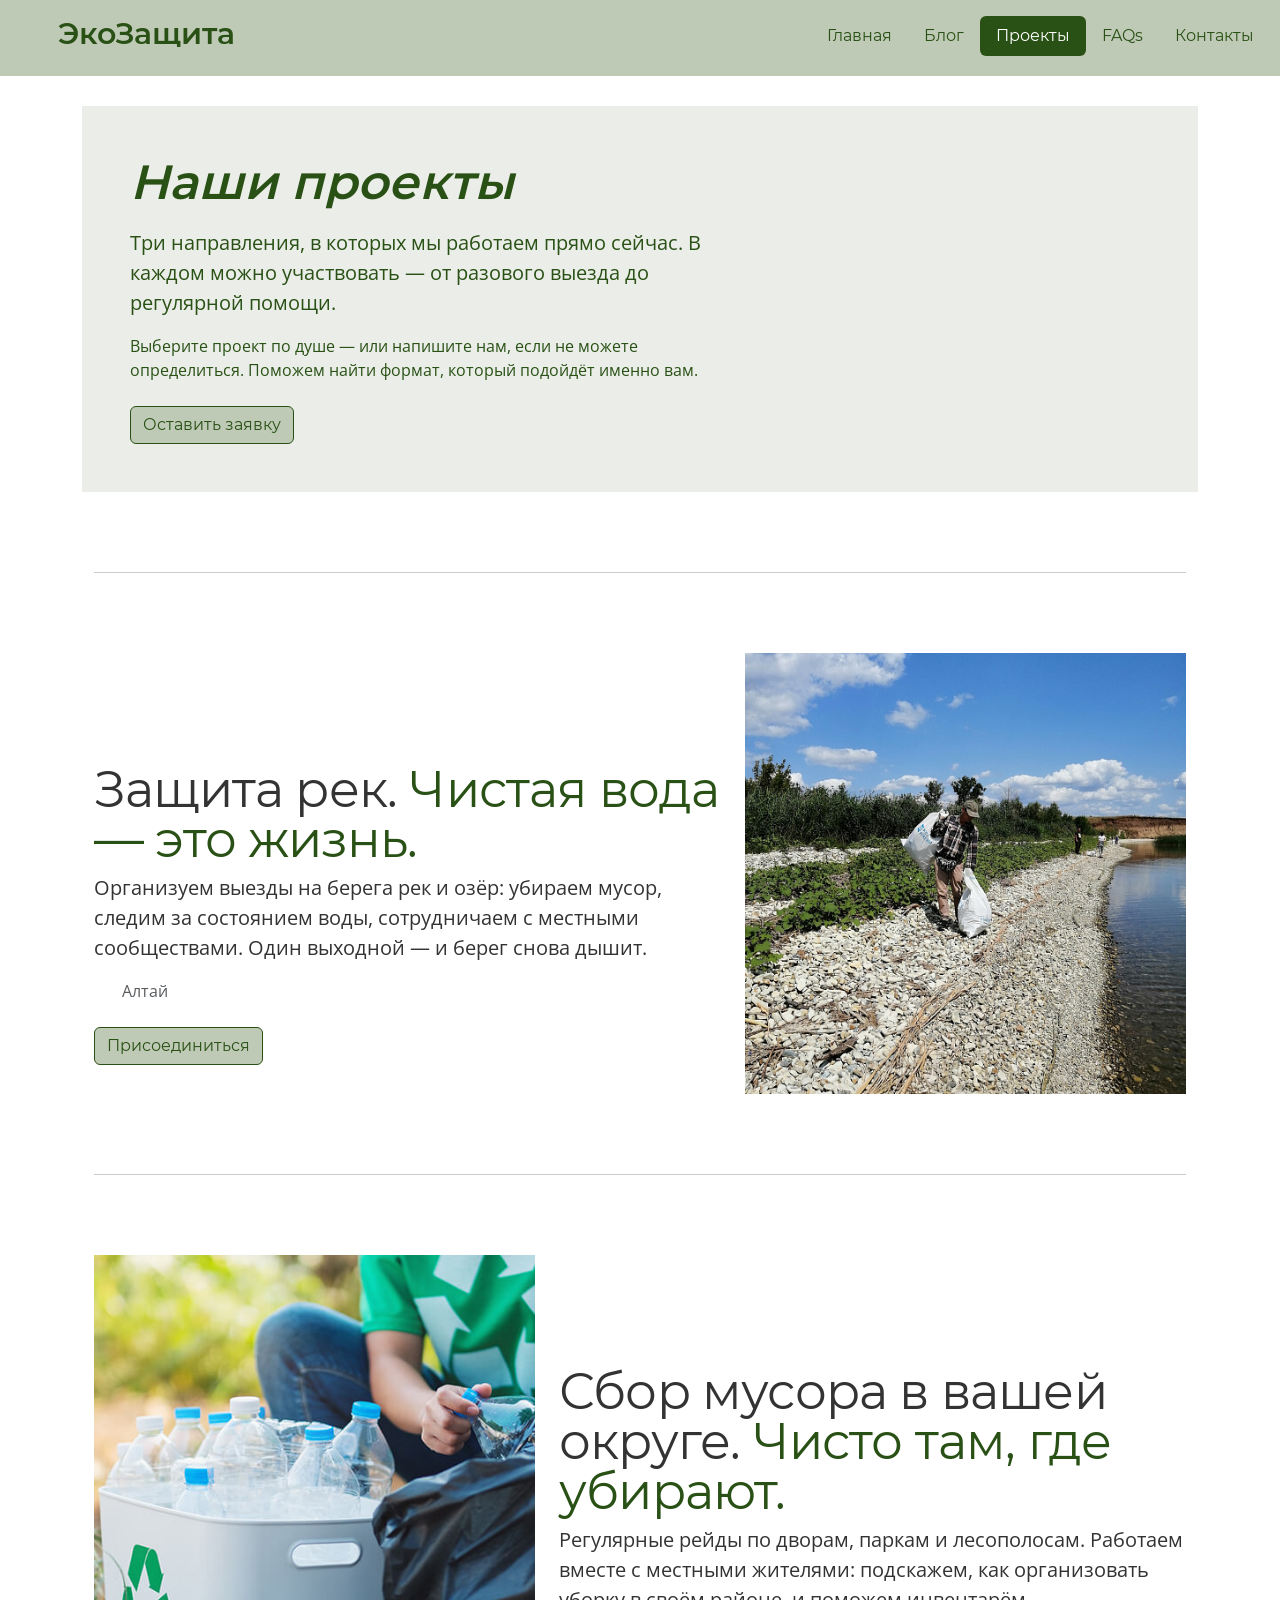
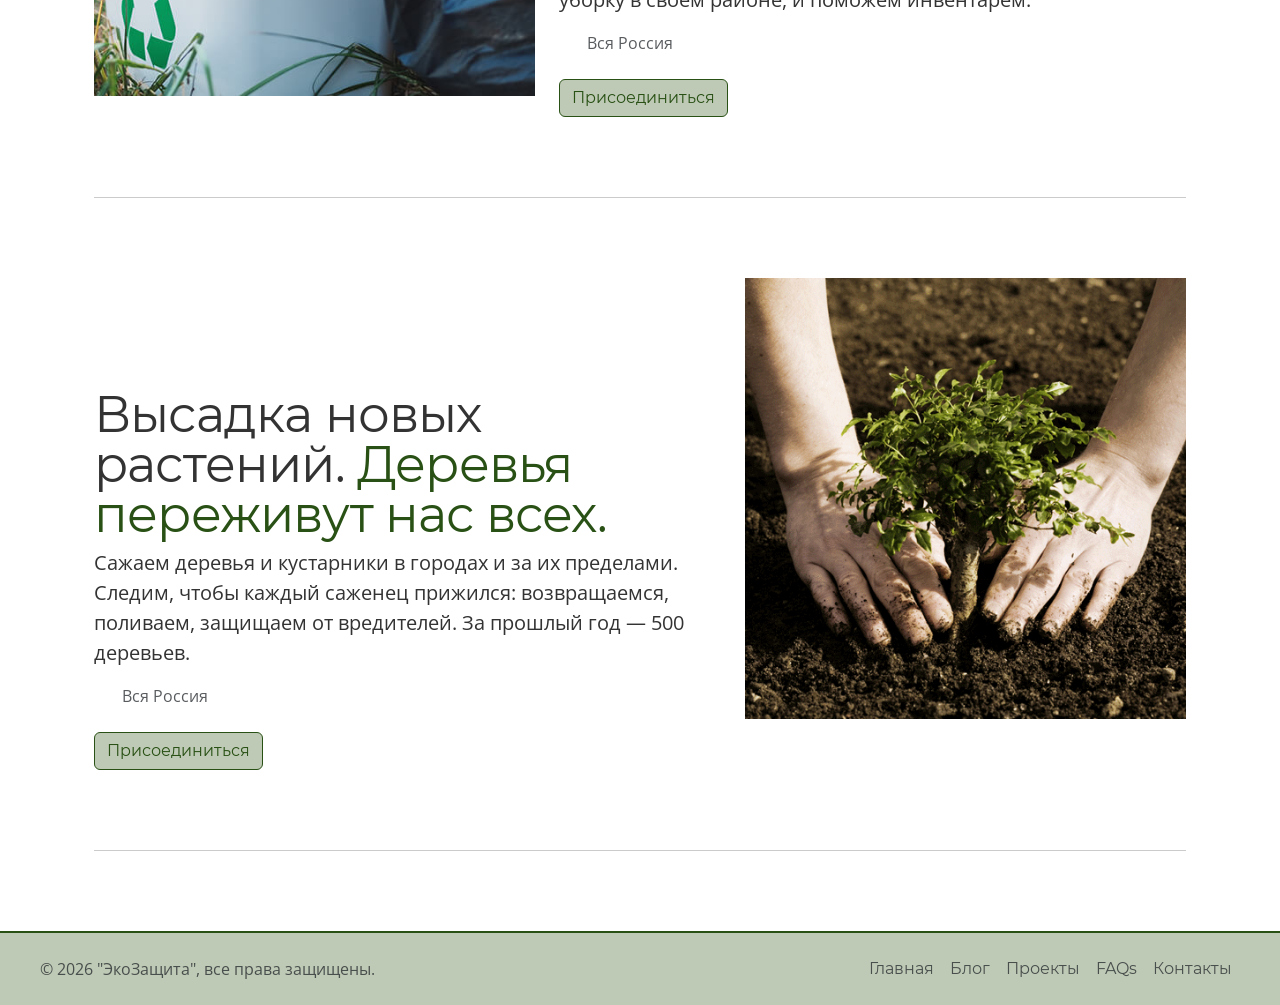
<file: projects.html>
<!DOCTYPE html>
<html lang="ru">

<head>
    <meta charset="UTF-8">
    <meta name="viewport" content="width=device-width, initial-scale=1.0">
    <title>Наши проекты - ЭкоЗащита</title>
    <meta name="description" content="Три направления ЭкоЗащиты: защита рек, сбор мусора, высадка деревьев. Присоединяйтесь к проекту — от разового выезда до регулярной помощи.">
    <meta name="keywords" content="экологические проекты, защита рек, сбор мусора, посадка деревьев, волонтёрство, ЭкоЗащита">
    <link rel="shortcut icon" href="img/fav_icon.png" type="image/png">
    <link rel="stylesheet" href="css/bootstrap.min.css">
    <link rel="stylesheet" href="css/headers.css">
    <link rel="stylesheet" href="css/carousel.css">
    <link rel="stylesheet" href="css/features.css">
    <link rel="stylesheet" href="css/style.css">
    <script src="js/bootstrap.bundle.min.js"></script>
</head>

<body>

    <header class="d-flex flex-wrap justify-content-center py-3 my-header">
        <a href="index.html"
            class="d-flex align-items-center mb-3 mb-md-0 me-md-auto link-body-emphasis text-decoration-none my-title">
            <svg class="bi me-2" width="40" height="32" aria-hidden="true">
                <use xlink:href="#bootstrap"></use>
            </svg> <span class="h1">ЭкоЗащита</span> </a>
        <nav>
            <ul class="nav nav-pills">
                <li class="nav-item"><a href="index.html" class="nav-link" aria-current="page">Главная</a></li>
                <li class="nav-item"><a href="blog.html" class="nav-link">Блог</a></li>
                <li class="nav-item"><a href="projects.html" class="nav-link active">Проекты</a></li>
                <li class="nav-item"><a href="faq.html" class="nav-link">FAQs</a></li>
                <li class="nav-item"><a href="contact.html" class="nav-link">Контакты</a></li>
            </ul>
        </nav>
    </header>

    <main class="container">

        <section class="p-4 p-md-5 mb-5 start-blog">
            <div class="col-lg-7 px-0">
                <h1 class="display-5 fst-italic mb-3">Наши проекты</h1>
                <p class="lead my-3">
                    Три направления, в которых мы работаем прямо сейчас. В каждом можно участвовать —
                    от разового выезда до регулярной помощи.
                </p>
                <p class="mb-4">
                    Выберите проект по душе — или напишите нам, если не можете определиться.
                    Поможем найти формат, который подойдёт именно вам.
                </p>
                <a href="contact.html" class="btn btn-project">Оставить заявку</a>
            </div>
        </section>

        <section class="container marketing">

            <hr class="featurette-divider">
            <article class="row featurette">
                <div class="col-md-7">
                    <h2 class="featurette-heading fw-normal lh-1">Защита рек. <span class="my-span">Чистая
                            вода — это жизнь.</span></h2>
                    <p class="lead">Организуем выезды на берега рек и озёр: убираем мусор, следим за состоянием воды,
                        сотрудничаем с местными сообществами. Один выходной — и берег снова дышит.</p>

                    <p class="text-body-secondary mb-4">
                        <svg class="bi me-2" width="1em" height="1em" aria-hidden="true">
                            <use xlink:href="#geo-fill"></use>
                        </svg>
                        Алтай
                    </p>
                    <a href="contact.html" class="btn btn-project">Присоединиться</a>
                </div>
                <div class="col-md-5"> <img src="img/project_1.jpg" class="featurette-image img-fluid mx-auto"
                        alt="Защита рек">
                </div>
            </article>
            <hr class="featurette-divider">
            <article class="row featurette">
                <div class="col-md-7 order-md-2">
                    <h2 class="featurette-heading fw-normal lh-1">Сбор мусора в вашей округе. <span
                            class="my-span">Чисто там, где убирают.</span></h2>
                    <p class="lead">Регулярные рейды по дворам, паркам и лесополосам. Работаем вместе с местными
                        жителями: подскажем, как организовать уборку в своём районе, и поможем инвентарём.</p>
                    <p class="text-body-secondary mb-4">
                        <svg class="bi me-2" width="1em" height="1em" aria-hidden="true">
                            <use xlink:href="#geo-fill"></use>
                        </svg>
                        Вся Россия
                    </p>
                    <a href="contact.html" class="btn btn-project">Присоединиться</a>
                </div>
                <div class="col-md-5 order-md-1"> <img src="img/project_2.jpg"
                        class="featurette-image img-fluid mx-auto" alt="Сбор мусора"> </div>
            </article>
            <hr class="featurette-divider">
            <article class="row featurette">
                <div class="col-md-7">
                    <h2 class="featurette-heading fw-normal lh-1">Высадка новых растений. <span
                            class="my-span">Деревья переживут нас всех.</span></h2>
                    <p class="lead"> Сажаем деревья и кустарники в городах и за их пределами. Следим, чтобы каждый
                        саженец прижился: возвращаемся, поливаем, защищаем от вредителей. За прошлый год — 500 деревьев.
                    </p>
                    <p class="text-body-secondary mb-4">
                        <svg class="bi me-2" width="1em" height="1em" aria-hidden="true">
                            <use xlink:href="#geo-fill"></use>
                        </svg>
                        Вся Россия
                    </p>
                    <a href="contact.html" class="btn btn-project">Присоединиться</a>
                </div>
                <div class="col-md-5">
                    <img src="img/project_3.png" class="featurette-image img-fluid mx-auto" alt="Высадка растений">
                </div>
            </article>
            <hr class="featurette-divider">
        </section>

    </main>





    <footer class="d-flex flex-wrap justify-content-between align-items-center py-3 my-footer">
        <p class="col-md-4 mb-0 text-body-secondary footer-info">© 2026 "ЭкоЗащита", все права защищены.</p>
        <nav class="col-md-4">     
            <ul class="nav justify-content-end">
                <li class="nav-item"><a href="index.html" class="nav-link px-2 text-body-secondary">Главная</a></li>
                <li class="nav-item"><a href="blog.html" class="nav-link px-2 text-body-secondary">Блог</a></li>
                <li class="nav-item"><a href="projects.html" class="nav-link px-2 text-body-secondary">Проекты</a></li>
                <li class="nav-item"><a href="faq.html" class="nav-link px-2 text-body-secondary">FAQs</a></li>
                <li class="nav-item"><a href="contact.html" class="nav-link px-2 text-body-secondary">Контакты</a></li>
            </ul>
        </nav>
    </footer>
</body>

</html>
</file>
<file: css/headers.css>
.form-control-dark {
  border-color: var(--bs-gray);
}
.form-control-dark:focus {
  border-color: #fff;
  box-shadow: 0 0 0 .25rem rgba(255, 255, 255, .25);
}

.text-small {
  font-size: 85%;
}

.dropdown-toggle:not(:focus) {
  outline: 0;
}

#carbonads-container {display:none} [data-anchorjs-icon]::after {content:""} h1[id] {padding-top:0px; margin-top:20px} .zero-clipboard {display:none !important} .bd-content>h2[id]::before, .bd-content>h3[id]::before, .bd-content>h4[id]::before {margin-top:0 !important; height:0rem !important} .bd-home .bd-masthead {padding-top:50px !important} .bd-docs .col-md-9 {flex: 0 0 100% !important} .bd-navbar {display:none !important} .bd-sidebar {display:none !important} .bd-content {right:0px !important; width:100% !important} .bd-toc {display:none !important} .bs-old-docs {display:none} .bd-clipboard {display:none !important} .bs-social {display:none} .bs-sidebar {display:none !important} .bd-docs .col-xl-8 {max-width:none !important} .bd-content>ol, .bd-content>p, .bd-content>ul {max-width:none !important} .bd-docs .bd-content {padding-left:15px !important; padding-top:0 !important} .bd-subnavbar {display:none !important} .bd-layout {display:block !important} .pl-lg-4 {padding-left:0 !important} .bd-intro {padding-top:0 !important} .bd-docs .bd-title {margin-top:10px !important} .col-md-9[role=main] {flex:none !important; width:100% !important; max-width:none !important; padding:0 2rem 1rem !important} .bd-masthead {padding-top:2rem !important} .navbar-fixed-top {position:absolute !important} @media (min-width: 992px) { .bd-main {grid-template-columns:4fr 0}}
</file>
<file: css/carousel.css>
/* GLOBAL STYLES
-------------------------------------------------- */
/* Padding below the footer and lighter body text */
/* 
body {
  padding-top: 3rem;
  padding-bottom: 3rem;
  color: rgb(var(--bs-tertiary-color-rgb));
} */


/* CUSTOMIZE THE CAROUSEL
-------------------------------------------------- */

/* Carousel base class */
.carousel {
  margin-bottom: 4rem;
}
/* Since positioning the image, we need to help out the caption */
.carousel-caption {
  bottom: 3rem;
  z-index: 10;
}

/* Declare heights because of positioning of img element */
.carousel-item {
  height: 32rem;
}


/* MARKETING CONTENT
-------------------------------------------------- */

/* Center align the text within the three columns below the carousel */
.marketing .col-lg-4 {
  margin-bottom: 1.5rem;
  text-align: center;
}
/* rtl:begin:ignore */
.marketing .col-lg-4 p {
  margin-right: .75rem;
  margin-left: .75rem;
}
/* rtl:end:ignore */


/* Featurettes
------------------------- */

.featurette-divider {
  margin: 5rem 0; /* Space out the Bootstrap <hr> more */
}

/* Thin out the marketing headings */
/* rtl:begin:remove */
.featurette-heading {
  letter-spacing: -.05rem;
}

/* rtl:end:remove */

/* RESPONSIVE CSS
-------------------------------------------------- */

@media (min-width: 40em) {
  /* Bump up size of carousel content */
  .carousel-caption p {
    margin-bottom: 1.25rem;
    font-size: 1.25rem;
    line-height: 1.4;
  }

  .featurette-heading {
    font-size: 50px;
  }
}

@media (min-width: 62em) {
  .featurette-heading {
    margin-top: 7rem;
  }
}

#carbonads-container {display:none} [data-anchorjs-icon]::after {content:""} h1[id] {padding-top:0px; margin-top:20px} .zero-clipboard {display:none !important} .bd-content>h2[id]::before, .bd-content>h3[id]::before, .bd-content>h4[id]::before {margin-top:0 !important; height:0rem !important} .bd-home .bd-masthead {padding-top:50px !important} .bd-docs .col-md-9 {flex: 0 0 100% !important} .bd-navbar {display:none !important} .bd-sidebar {display:none !important} .bd-content {right:0px !important; width:100% !important} .bd-toc {display:none !important} .bs-old-docs {display:none} .bd-clipboard {display:none !important} .bs-social {display:none} .bs-sidebar {display:none !important} .bd-docs .col-xl-8 {max-width:none !important} .bd-content>ol, .bd-content>p, .bd-content>ul {max-width:none !important} .bd-docs .bd-content {padding-left:15px !important; padding-top:0 !important} .bd-subnavbar {display:none !important} .bd-layout {display:block !important} .pl-lg-4 {padding-left:0 !important} .bd-intro {padding-top:0 !important} .bd-docs .bd-title {margin-top:10px !important} .col-md-9[role=main] {flex:none !important; width:100% !important; max-width:none !important; padding:0 2rem 1rem !important} .bd-masthead {padding-top:2rem !important} .navbar-fixed-top {position:absolute !important} @media (min-width: 992px) { .bd-main {grid-template-columns:4fr 0}}
</file>
<file: css/features.css>
.feature-icon {
  width: 4rem;
  height: 4rem;
  border-radius: .75rem;
}

.icon-square {
  width: 3rem;
  height: 3rem;
  border-radius: .75rem;
}

.text-shadow-1 { text-shadow: 0 .125rem .25rem rgba(0, 0, 0, .25); }
.text-shadow-2 { text-shadow: 0 .25rem .5rem rgba(0, 0, 0, .25); }
.text-shadow-3 { text-shadow: 0 .5rem 1.5rem rgba(0, 0, 0, .25); }

.card-cover {
  background-repeat: no-repeat;
  background-position: center center;
  background-size: cover;
}

.feature-icon-small {
  width: 3rem;
  height: 3rem;
}

#carbonads-container {display:none} [data-anchorjs-icon]::after {content:""} h1[id] {padding-top:0px; margin-top:20px} .zero-clipboard {display:none !important} .bd-content>h2[id]::before, .bd-content>h3[id]::before, .bd-content>h4[id]::before {margin-top:0 !important; height:0rem !important} .bd-home .bd-masthead {padding-top:50px !important} .bd-docs .col-md-9 {flex: 0 0 100% !important} .bd-navbar {display:none !important} .bd-sidebar {display:none !important} .bd-content {right:0px !important; width:100% !important} .bd-toc {display:none !important} .bs-old-docs {display:none} .bd-clipboard {display:none !important} .bs-social {display:none} .bs-sidebar {display:none !important} .bd-docs .col-xl-8 {max-width:none !important} .bd-content>ol, .bd-content>p, .bd-content>ul {max-width:none !important} .bd-docs .bd-content {padding-left:15px !important; padding-top:0 !important} .bd-subnavbar {display:none !important} .bd-layout {display:block !important} .pl-lg-4 {padding-left:0 !important} .bd-intro {padding-top:0 !important} .bd-docs .bd-title {margin-top:10px !important} .col-md-9[role=main] {flex:none !important; width:100% !important; max-width:none !important; padding:0 2rem 1rem !important} .bd-masthead {padding-top:2rem !important} .navbar-fixed-top {position:absolute !important} @media (min-width: 992px) { .bd-main {grid-template-columns:4fr 0}}
</file>
<file: css/style.css>
/* --------------------- ШРИФТ MONTSERRAT --------------------- */
@font-face {
    font-family: 'Montserrat';
    src: url('../fonts/montserrat/Montserrat-Regular.ttf') format('truetype');
    font-weight: 400;
    font-style: normal;
    font-display: swap;
}

@font-face {
    font-family: 'Montserrat';
    src: url('../fonts/montserrat/Montserrat-SemiBold.ttf') format('truetype');
    font-weight: 500;
    font-style: normal;
    font-display: swap;
}

/*---------------------ШРИФТ OPEN SANS --------------------- */
@font-face {
    font-family: 'Open Sans';
    src: url('../fonts/open-sans/OpenSans.ttf') format('truetype');
    font-weight: 400;
    font-style: normal;
    font-display: swap;
}

/* Основной текст сайта - Open Sans */
body {
    font-family: 'Open Sans', Arial, sans-serif;
    color: #333; /* Цвет текста по умолчанию, если нужно */
}

/* Все заголовки - Montserrat SemiBold (600) */
h1, h2, h3, h4, h5, h6, .h1, .h2, .h3, .display-5, .display-6, .featurette-heading {
    font-family: 'Montserrat', Arial, sans-serif;
    font-weight: 500;
}

/* Навигация, кнопки и мета-текст - Montserrat Regular (400) */
.nav-link,
.btn,
.blog-post-meta,
.my-header .h1 {
    font-family: 'Montserrat', Arial, sans-serif;
    font-weight: 400;
}


/* ---------------------Шапка сайта ------------------*/

.my-header{
    background-color: #bfcab6;
    margin-bottom: 0px;
    padding: 10px;
}

.my-header h1{
    font-size: 24px;
    font-weight: bold;
}
.my-title{
    color: #295115 !important;
}

.my-title:hover{
    color: #fff !important;
}

.nav-link{
    color: #295115;
}

.nav-link:hover{
    color: #fff;
}

.nav-link.active {
    background-color: #295115 !important;
    color: #fff !important;
}

.my-title .h1{
    font-size: 30px;
    font-weight: bold;
}

/* ---------------------Слайдер ------------------*/

.carousel-item {
    height: 600px;
    background-color: #bfcab6;  
}

.btn-hero{
    background-color: #295115;
    border: 2px solid #295115;
}

.btn-hero:hover{
    background-color: #bfcab6;
    border: 2px solid #366c1b;
    color: #000000;
}

.carousel-caption h2, 
.carousel-caption p {
    text-shadow: 2px 2px 5px rgba(0, 0, 0, 0.8);
}

/* ---------------------Информационный блок ------------------*/
.my-container{
    background-color: #bfcab6b3;
    border-radius: 20px;
    color: #295115;

}

.btn-info{
    background-color: #568741;
    border: 1px solid #295115;
    color: #fff;
}

.btn-info:hover{
    background-color: #bfcab6;
    border: 1px solid #295115;
    color: #295115;
}

.my-border{
    border-bottom: 1px solid#355326 !important;
}

.icon-info{
    width: 50px;
    height: 50px;
    flex-shrink: 0;
    margin-right: 12px;
    object-fit: contain;
}

.project{
    padding-bottom: 0px !important;
}

/* --------------------- Блок-коллаж (Главная) ----------------- */
.my-collage-section {
    margin-top: 60px;
    margin-bottom: 100px;
}


.collage-img-main {
    object-fit: cover;
    width: 100%;
    height: 100%;
    min-height: 250px;
}

.collage-img-small {
    object-fit: cover;
    width: 100%;
    height: 300px;
}

.btn-outline-project {
    background-color: transparent;
    border: 1px solid #295115;
    color: #295115;
    transition: all 0.3s ease;
}

.btn-outline-project:hover {
    background-color: #295115;
    color: #bfcab6;
}

/* ---------------------Футер сайта ------------------*/

.my-footer{
    background-color: #bfcab6;
    padding: 40px;
    color: #295115; 
    border-top: 2px solid #295115;
}

.footer-info{
    color: #295115;
}

.nav-link:hover{
    color: #fff !important;
}

.social-links{
    gap:20px;
}

.social-links img{
    width: 32px;
    height: 32px;
}


/*---------- Стили страницы блога ---------------*/
.blog-post h2 {
    color: #295115;
}

.blog-post-meta {
    color: #568741;
    font-size: .9rem;
    margin-bottom: 1rem;
}

.blog-post a {
    color: #295115;
    transition: color .2s ease;
}

.blog-post h2{
    font-size: 32px;
}

.blog-post a:hover {
    color: #568741;
}

.start-blog{
    margin-top: 30px;
    background-color: #bfcab651 !important;
    /* border: 2px solid #295115; */
    color: #295115;
}

.about-blog{
    background-color: #bfcab6b3 !important;
}


/*------------------ Стили страницы FAQ------------------ */


.accordion-button:not(.collapsed) {
    background-color: #eaf3e5;
    box-shadow: none;
}

.accordion-button:focus {
    box-shadow: 0 0 0 .2rem rgba(41, 81, 21, .2);
}

.accordion-collapse a {
    color: #295115;
}
.accordion-collapse a:hover {
    color: #000000;
}

.my-faq h3{
 font-size: 24px;
}


/* ---------------------Стили проектов -------------------*/

.btn-project{
    background-color: #bfcab6;
    border: 1px solid #295115;
    color: #295115;
}

.btn-project:hover{
    background-color: #295115;
    border: 1px solid #bfcab6;
    color: #bfcab6;
}

.my-span{
    color: #295115;
}


/* ---------------------Стили контактов -------------------*/

.row input{
    background-color: #bfcab6;

}

.row select{
    background-color: #bfcab6;
}
.row option{
    background-color: #ffffff;
}
.row input:focus {
    box-shadow: 0 0 0 .2rem rgba(41, 81, 21, .2);
    border: 1px solid #295115;
}

.row select:focus {
    box-shadow: 0 0 0 .2rem rgba(41, 81, 21, .2);
    border: 1px solid #295115;
}

.card-body h3{
font-size: 24px;
}

.card-body h4{
font-size: 18px;
}
</file>
